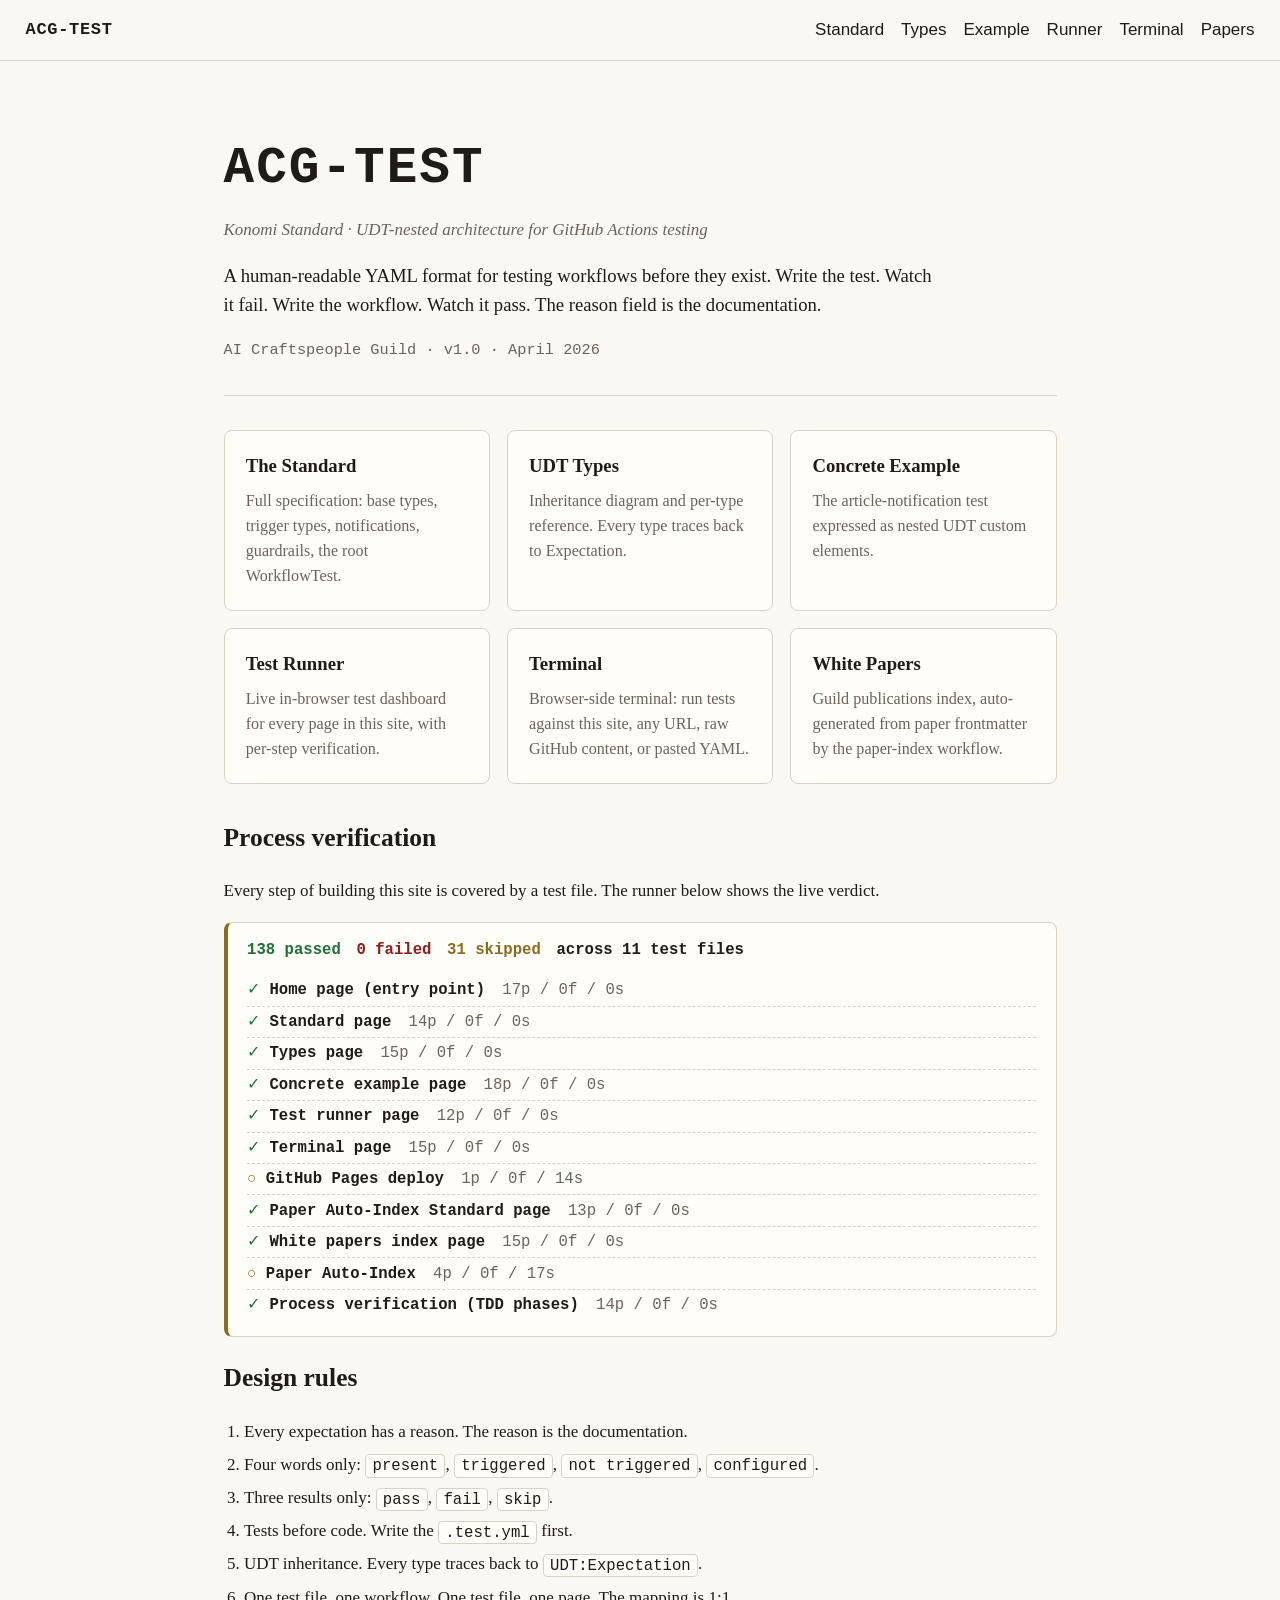
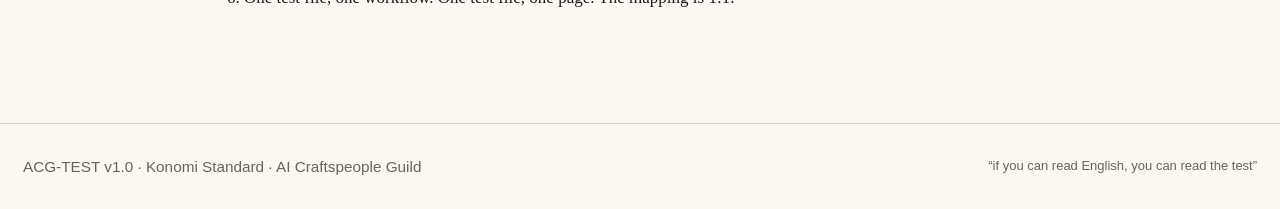
<file: index.html>
<!doctype html>
<html lang="en">
<head>
  <meta charset="utf-8">
  <meta name="viewport" content="width=device-width,initial-scale=1">
  <title>ACG-TEST · Workflow Testing Standard</title>
  <meta name="description" content="Human-readable YAML format for testing GitHub Actions workflows before they exist. Konomi Standard UDT-nested architecture.">
  <link rel="stylesheet" href="assets/style.css">
  <script type="module" src="assets/udt-elements.js"></script>
  <script type="module" src="assets/test-runner.js"></script>
</head>
<body data-page="index">
  <header class="site">
    <a class="brand" href="./index.html">ACG-TEST</a>
    <nav class="site-nav">
      <a href="./pages/standard.html">Standard</a>
      <a href="./pages/types.html">Types</a>
      <a href="./pages/example.html">Example</a>
      <a href="./pages/runner.html">Runner</a>
      <a href="./pages/terminal.html">Terminal</a>
      <a href="./white-papers.html">Papers</a>
    </nav>
  </header>

  <main>
    <section class="hero">
      <h1>ACG-TEST</h1>
      <p class="tagline">Konomi Standard · UDT-nested architecture for GitHub Actions testing</p>
      <p class="lede">
        A human-readable YAML format for testing workflows before they exist.
        Write the test. Watch it fail. Write the workflow. Watch it pass.
        The reason field is the documentation.
      </p>
      <p class="version">AI Craftspeople Guild · v1.0 · April 2026</p>
    </section>

    <section class="card-grid">
      <a class="card" href="./pages/standard.html">
        <h2>The Standard</h2>
        <p>Full specification: base types, trigger types, notifications, guardrails, the root WorkflowTest.</p>
      </a>
      <a class="card" href="./pages/types.html">
        <h2>UDT Types</h2>
        <p>Inheritance diagram and per-type reference. Every type traces back to Expectation.</p>
      </a>
      <a class="card" href="./pages/example.html">
        <h2>Concrete Example</h2>
        <p>The article-notification test expressed as nested UDT custom elements.</p>
      </a>
      <a class="card" href="./pages/runner.html">
        <h2>Test Runner</h2>
        <p>Live in-browser test dashboard for every page in this site, with per-step verification.</p>
      </a>
      <a class="card" href="./pages/terminal.html">
        <h2>Terminal</h2>
        <p>Browser-side terminal: run tests against this site, any URL, raw GitHub content, or pasted YAML.</p>
      </a>
      <a class="card" href="./white-papers.html">
        <h2>White Papers</h2>
        <p>Guild publications index, auto-generated from paper frontmatter by the paper-index workflow.</p>
      </a>
    </section>

    <section>
      <h2>Process verification</h2>
      <p>Every step of building this site is covered by a test file. The runner below shows the live verdict.</p>
      <div id="site-summary" class="summary" aria-live="polite">Loading test summary&hellip;</div>
    </section>

    <section>
      <h2>Design rules</h2>
      <ol class="rules">
        <li>Every expectation has a reason. The reason is the documentation.</li>
        <li>Four words only: <code>present</code>, <code>triggered</code>, <code>not triggered</code>, <code>configured</code>.</li>
        <li>Three results only: <code>pass</code>, <code>fail</code>, <code>skip</code>.</li>
        <li>Tests before code. Write the <code>.test.yml</code> first.</li>
        <li>UDT inheritance. Every type traces back to <code>UDT:Expectation</code>.</li>
        <li>One test file, one workflow. One test file, one page. The mapping is 1:1.</li>
      </ol>
    </section>
  </main>

  <footer class="site">
    <p>ACG-TEST v1.0 · Konomi Standard · AI Craftspeople Guild</p>
    <p class="quiet">&ldquo;if you can read English, you can read the test&rdquo;</p>
  </footer>
</body>
</html>
</file>
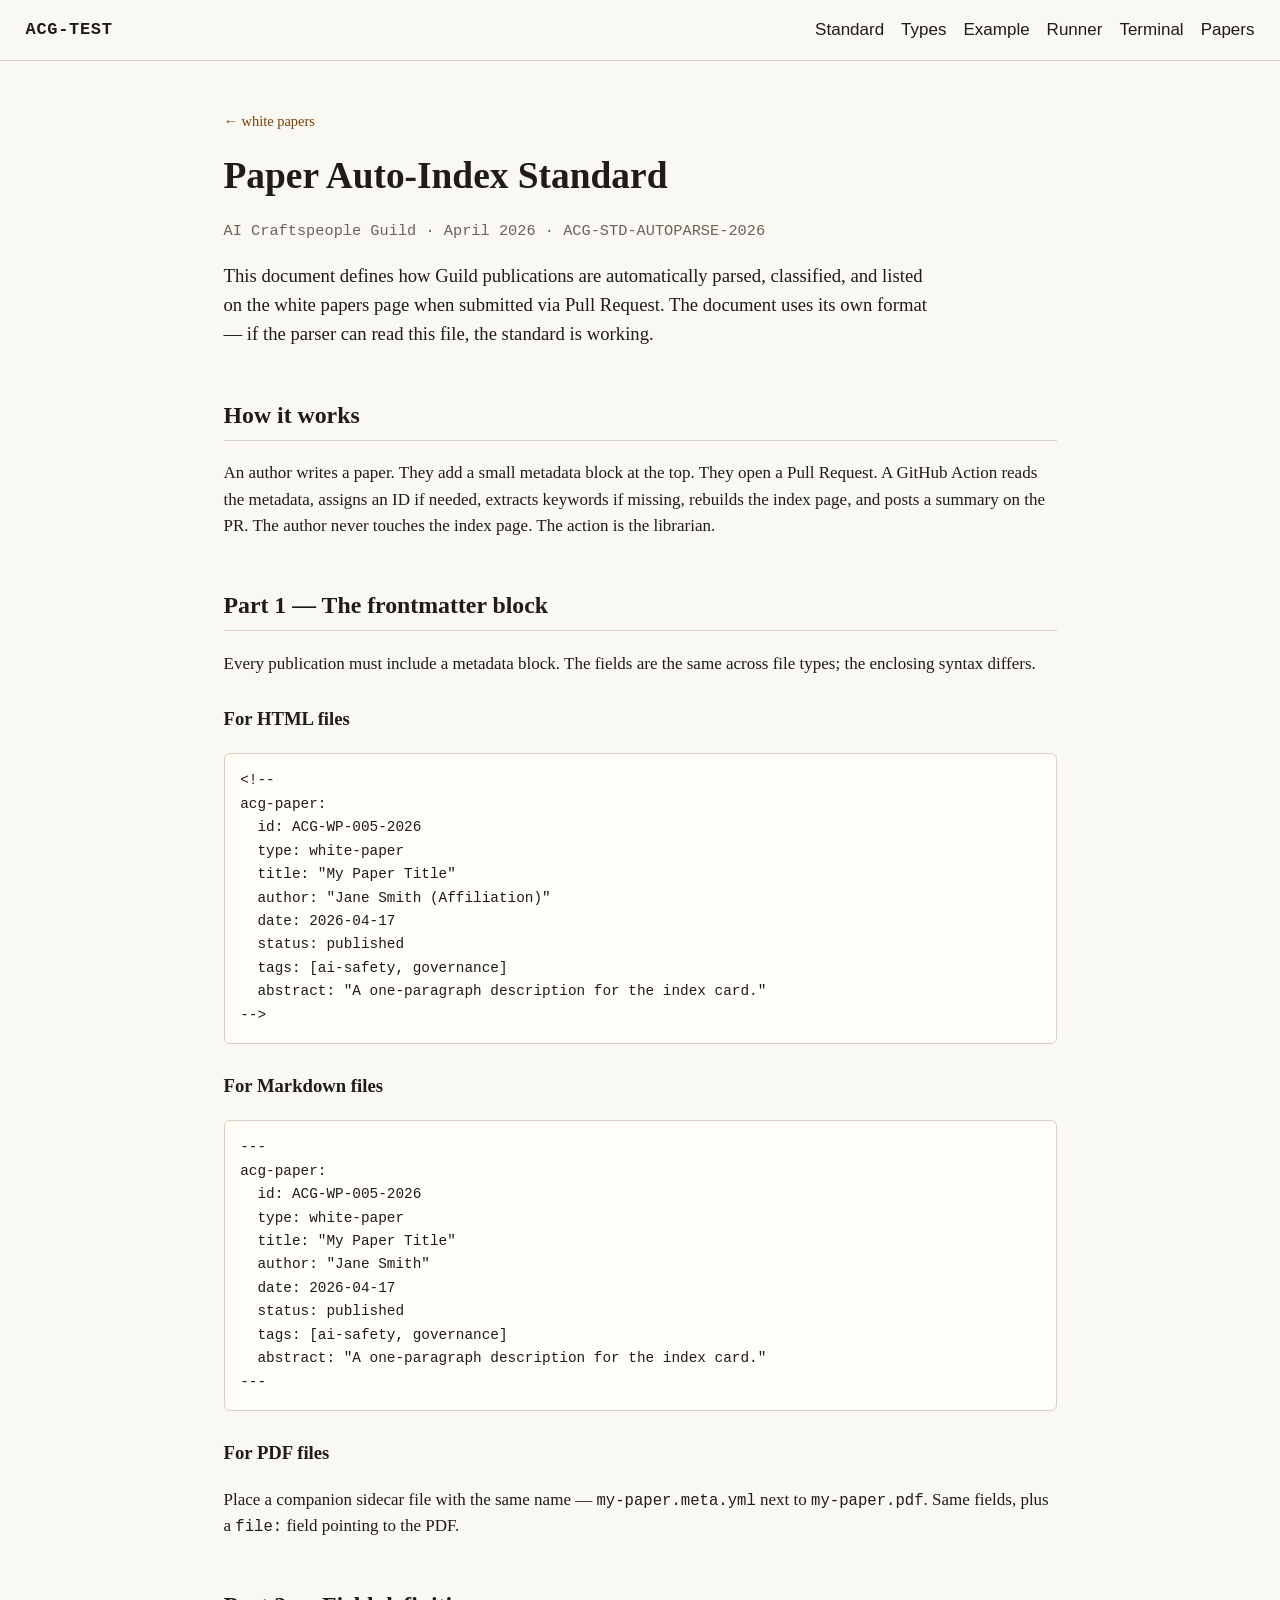
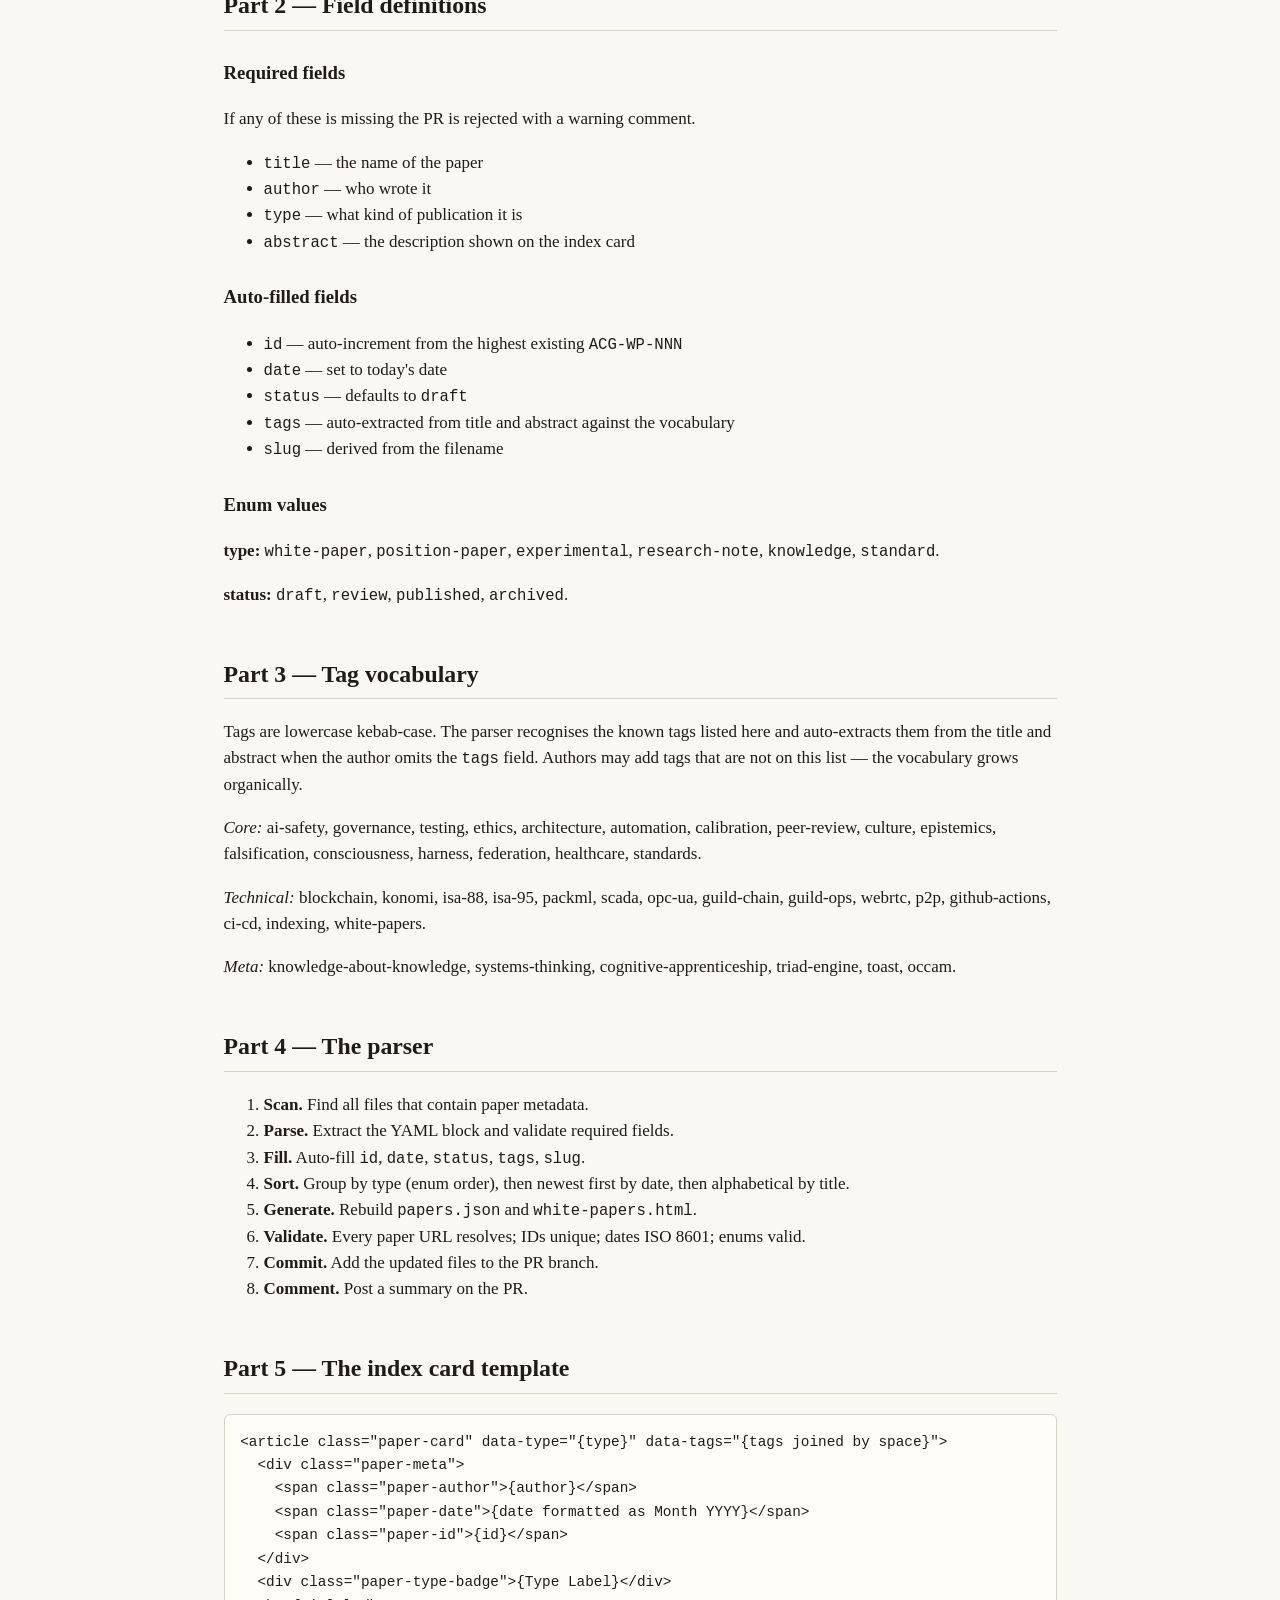
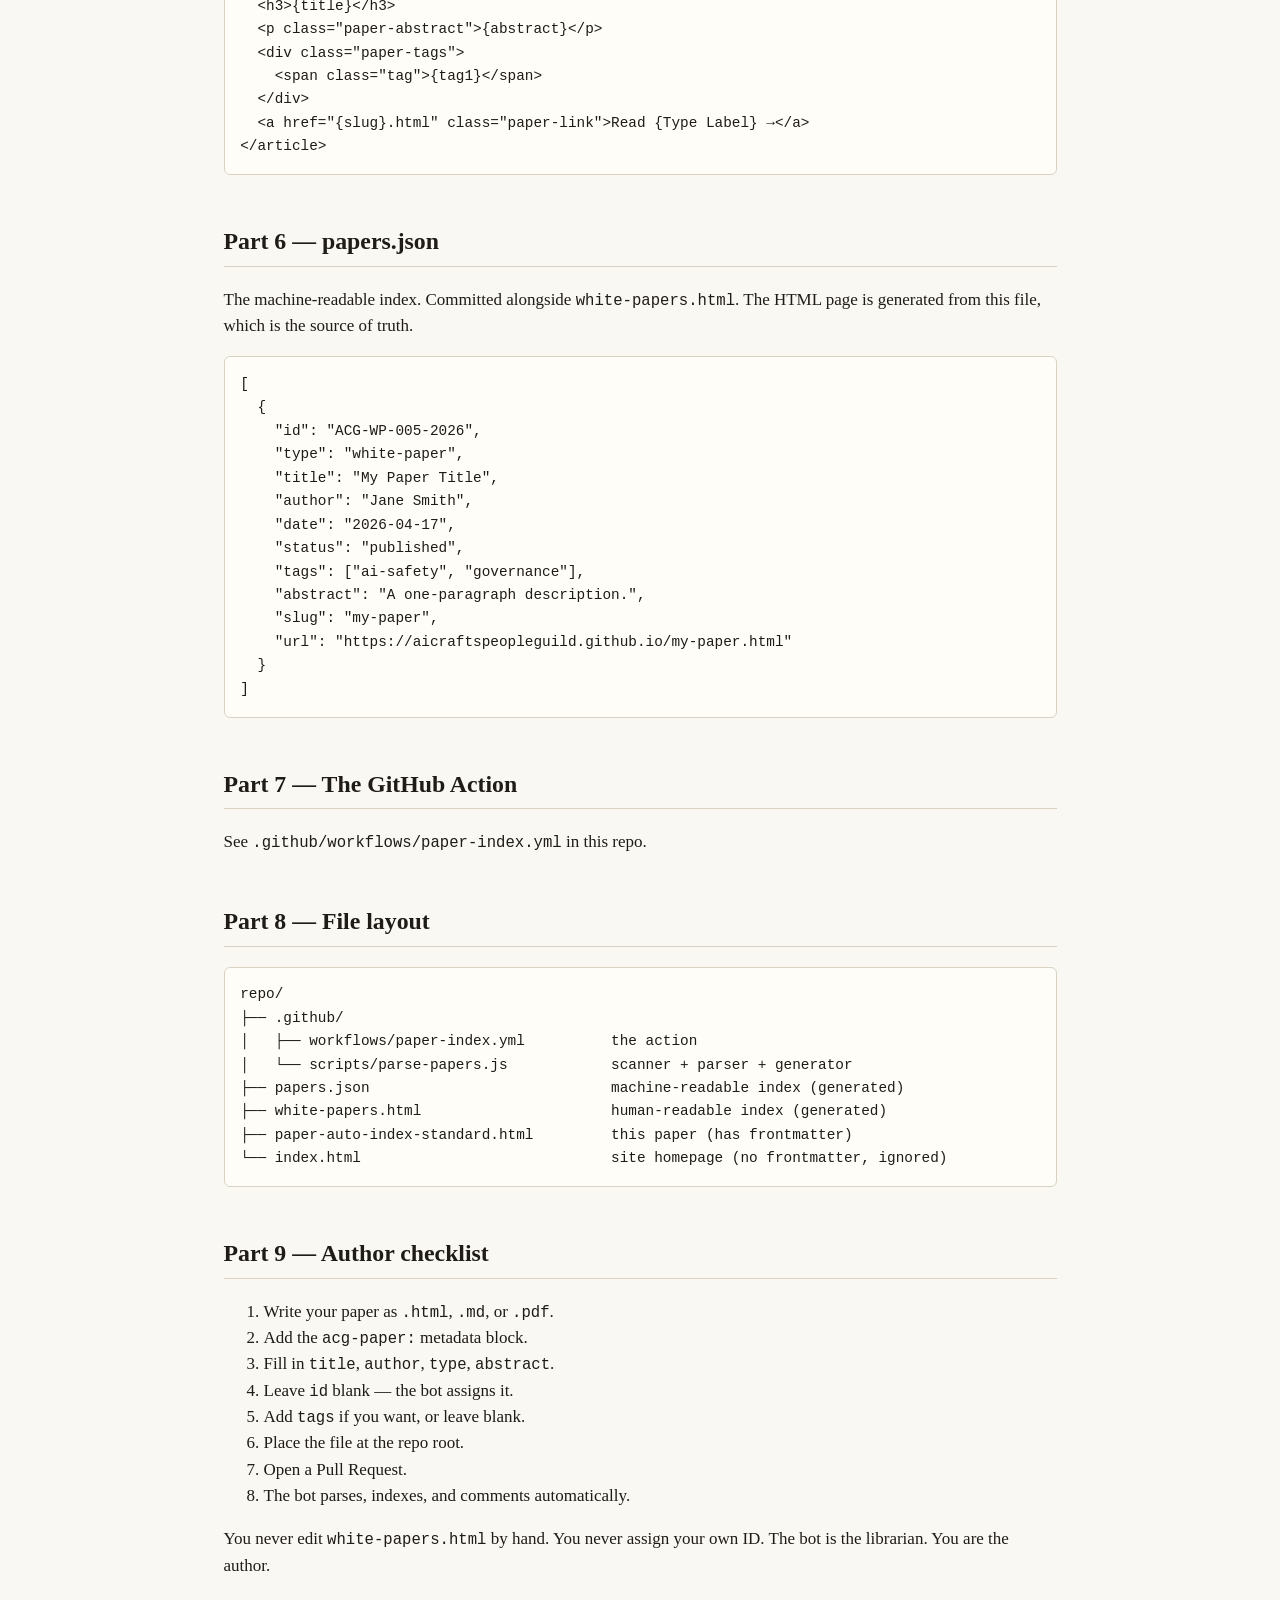
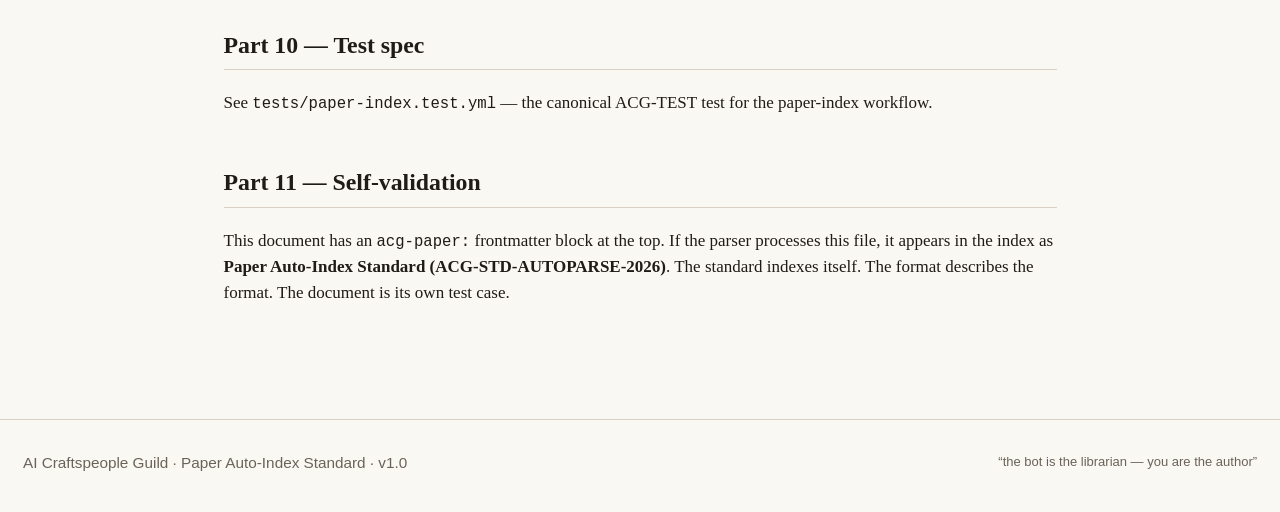
<file: paper-auto-index-standard.html>
<!--
acg-paper:
  id: ACG-STD-AUTOPARSE-2026
  type: standard
  title: "Paper Auto-Index Standard"
  author: "AI Craftspeople Guild"
  date: 2026-04-17
  status: published
  tags: [automation, github-actions, indexing, white-papers, standards]
  abstract: >
    Defines the frontmatter format, parser rules, and GitHub Action pipeline
    for automatically indexing Guild publications when submitted via Pull Request.
    This document uses its own frontmatter format, making it self-validating.
  slug: paper-auto-index-standard
-->
<!doctype html>
<html lang="en">
<head>
  <meta charset="utf-8">
  <meta name="viewport" content="width=device-width,initial-scale=1">
  <title>Paper Auto-Index Standard · ACG</title>
  <meta name="description" content="Defines the frontmatter format, parser rules, and GitHub Action pipeline for automatically indexing Guild publications.">
  <link rel="stylesheet" href="assets/style.css">
</head>
<body data-page="paper-auto-index-standard">
  <header class="site">
    <a class="brand" href="./index.html">ACG-TEST</a>
    <nav class="site-nav">
      <a href="./pages/standard.html">Standard</a>
      <a href="./pages/types.html">Types</a>
      <a href="./pages/example.html">Example</a>
      <a href="./pages/runner.html">Runner</a>
      <a href="./pages/terminal.html">Terminal</a>
      <a href="./white-papers.html">Papers</a>
    </nav>
  </header>

  <main class="prose">
    <p class="quiet"><a href="./white-papers.html">&larr; white papers</a></p>

    <h1>Paper Auto-Index Standard</h1>
    <p class="version">AI Craftspeople Guild &middot; April 2026 &middot; ACG-STD-AUTOPARSE-2026</p>

    <p class="lede">
      This document defines how Guild publications are automatically parsed,
      classified, and listed on the white papers page when submitted via Pull
      Request. The document uses its own format &mdash; if the parser can read
      this file, the standard is working.
    </p>

    <h2>How it works</h2>
    <p>
      An author writes a paper. They add a small metadata block at the top.
      They open a Pull Request. A GitHub Action reads the metadata, assigns
      an ID if needed, extracts keywords if missing, rebuilds the index page,
      and posts a summary on the PR. The author never touches the index page.
      The action is the librarian.
    </p>

    <h2 id="part-1">Part 1 &mdash; The frontmatter block</h2>
    <p>Every publication must include a metadata block. The fields are the same across file types; the enclosing syntax differs.</p>

    <h3>For HTML files</h3>
    <pre class="yaml"><code>&lt;!--
acg-paper:
  id: ACG-WP-005-2026
  type: white-paper
  title: "My Paper Title"
  author: "Jane Smith (Affiliation)"
  date: 2026-04-17
  status: published
  tags: [ai-safety, governance]
  abstract: "A one-paragraph description for the index card."
--&gt;</code></pre>

    <h3>For Markdown files</h3>
    <pre class="yaml"><code>---
acg-paper:
  id: ACG-WP-005-2026
  type: white-paper
  title: "My Paper Title"
  author: "Jane Smith"
  date: 2026-04-17
  status: published
  tags: [ai-safety, governance]
  abstract: "A one-paragraph description for the index card."
---</code></pre>

    <h3>For PDF files</h3>
    <p>Place a companion sidecar file with the same name &mdash; <code>my-paper.meta.yml</code> next to <code>my-paper.pdf</code>. Same fields, plus a <code>file:</code> field pointing to the PDF.</p>

    <h2 id="part-2">Part 2 &mdash; Field definitions</h2>

    <h3>Required fields</h3>
    <p>If any of these is missing the PR is rejected with a warning comment.</p>
    <ul>
      <li><code>title</code> &mdash; the name of the paper</li>
      <li><code>author</code> &mdash; who wrote it</li>
      <li><code>type</code> &mdash; what kind of publication it is</li>
      <li><code>abstract</code> &mdash; the description shown on the index card</li>
    </ul>

    <h3>Auto-filled fields</h3>
    <ul>
      <li><code>id</code> &mdash; auto-increment from the highest existing <code>ACG-WP-NNN</code></li>
      <li><code>date</code> &mdash; set to today's date</li>
      <li><code>status</code> &mdash; defaults to <code>draft</code></li>
      <li><code>tags</code> &mdash; auto-extracted from title and abstract against the vocabulary</li>
      <li><code>slug</code> &mdash; derived from the filename</li>
    </ul>

    <h3>Enum values</h3>
    <p><strong>type:</strong> <code>white-paper</code>, <code>position-paper</code>, <code>experimental</code>, <code>research-note</code>, <code>knowledge</code>, <code>standard</code>.</p>
    <p><strong>status:</strong> <code>draft</code>, <code>review</code>, <code>published</code>, <code>archived</code>.</p>

    <h2 id="part-3">Part 3 &mdash; Tag vocabulary</h2>
    <p>Tags are lowercase kebab-case. The parser recognises the known tags listed here and auto-extracts them from the title and abstract when the author omits the <code>tags</code> field. Authors may add tags that are not on this list &mdash; the vocabulary grows organically.</p>
    <p><em>Core:</em> ai-safety, governance, testing, ethics, architecture, automation, calibration, peer-review, culture, epistemics, falsification, consciousness, harness, federation, healthcare, standards.</p>
    <p><em>Technical:</em> blockchain, konomi, isa-88, isa-95, packml, scada, opc-ua, guild-chain, guild-ops, webrtc, p2p, github-actions, ci-cd, indexing, white-papers.</p>
    <p><em>Meta:</em> knowledge-about-knowledge, systems-thinking, cognitive-apprenticeship, triad-engine, toast, occam.</p>

    <h2 id="part-4">Part 4 &mdash; The parser</h2>
    <ol>
      <li><strong>Scan.</strong> Find all files that contain paper metadata.</li>
      <li><strong>Parse.</strong> Extract the YAML block and validate required fields.</li>
      <li><strong>Fill.</strong> Auto-fill <code>id</code>, <code>date</code>, <code>status</code>, <code>tags</code>, <code>slug</code>.</li>
      <li><strong>Sort.</strong> Group by type (enum order), then newest first by date, then alphabetical by title.</li>
      <li><strong>Generate.</strong> Rebuild <code>papers.json</code> and <code>white-papers.html</code>.</li>
      <li><strong>Validate.</strong> Every paper URL resolves; IDs unique; dates ISO 8601; enums valid.</li>
      <li><strong>Commit.</strong> Add the updated files to the PR branch.</li>
      <li><strong>Comment.</strong> Post a summary on the PR.</li>
    </ol>

    <h2 id="part-5">Part 5 &mdash; The index card template</h2>
    <pre><code>&lt;article class="paper-card" data-type="{type}" data-tags="{tags joined by space}"&gt;
  &lt;div class="paper-meta"&gt;
    &lt;span class="paper-author"&gt;{author}&lt;/span&gt;
    &lt;span class="paper-date"&gt;{date formatted as Month YYYY}&lt;/span&gt;
    &lt;span class="paper-id"&gt;{id}&lt;/span&gt;
  &lt;/div&gt;
  &lt;div class="paper-type-badge"&gt;{Type Label}&lt;/div&gt;
  &lt;h3&gt;{title}&lt;/h3&gt;
  &lt;p class="paper-abstract"&gt;{abstract}&lt;/p&gt;
  &lt;div class="paper-tags"&gt;
    &lt;span class="tag"&gt;{tag1}&lt;/span&gt;
  &lt;/div&gt;
  &lt;a href="{slug}.html" class="paper-link"&gt;Read {Type Label} &rarr;&lt;/a&gt;
&lt;/article&gt;</code></pre>

    <h2 id="part-6">Part 6 &mdash; papers.json</h2>
    <p>The machine-readable index. Committed alongside <code>white-papers.html</code>. The HTML page is generated from this file, which is the source of truth.</p>
    <pre class="yaml"><code>[
  {
    "id": "ACG-WP-005-2026",
    "type": "white-paper",
    "title": "My Paper Title",
    "author": "Jane Smith",
    "date": "2026-04-17",
    "status": "published",
    "tags": ["ai-safety", "governance"],
    "abstract": "A one-paragraph description.",
    "slug": "my-paper",
    "url": "https://aicraftspeopleguild.github.io/my-paper.html"
  }
]</code></pre>

    <h2 id="part-7">Part 7 &mdash; The GitHub Action</h2>
    <p>See <code>.github/workflows/paper-index.yml</code> in this repo.</p>

    <h2 id="part-8">Part 8 &mdash; File layout</h2>
    <pre class="tree"><code>repo/
├── .github/
│   ├── workflows/paper-index.yml          the action
│   └── scripts/parse-papers.js            scanner + parser + generator
├── papers.json                            machine-readable index (generated)
├── white-papers.html                      human-readable index (generated)
├── paper-auto-index-standard.html         this paper (has frontmatter)
└── index.html                             site homepage (no frontmatter, ignored)</code></pre>

    <h2 id="part-9">Part 9 &mdash; Author checklist</h2>
    <ol>
      <li>Write your paper as <code>.html</code>, <code>.md</code>, or <code>.pdf</code>.</li>
      <li>Add the <code>acg-paper:</code> metadata block.</li>
      <li>Fill in <code>title</code>, <code>author</code>, <code>type</code>, <code>abstract</code>.</li>
      <li>Leave <code>id</code> blank &mdash; the bot assigns it.</li>
      <li>Add <code>tags</code> if you want, or leave blank.</li>
      <li>Place the file at the repo root.</li>
      <li>Open a Pull Request.</li>
      <li>The bot parses, indexes, and comments automatically.</li>
    </ol>
    <p>You never edit <code>white-papers.html</code> by hand. You never assign your own ID. The bot is the librarian. You are the author.</p>

    <h2 id="part-10">Part 10 &mdash; Test spec</h2>
    <p>See <code>tests/paper-index.test.yml</code> &mdash; the canonical ACG-TEST test for the paper-index workflow.</p>

    <h2 id="part-11">Part 11 &mdash; Self-validation</h2>
    <p>
      This document has an <code>acg-paper:</code> frontmatter block at the
      top. If the parser processes this file, it appears in the index as
      <strong>Paper Auto-Index Standard (ACG-STD-AUTOPARSE-2026)</strong>.
      The standard indexes itself. The format describes the format. The
      document is its own test case.
    </p>
  </main>

  <footer class="site">
    <p>AI Craftspeople Guild &middot; Paper Auto-Index Standard &middot; v1.0</p>
    <p class="quiet">&ldquo;the bot is the librarian &mdash; you are the author&rdquo;</p>
  </footer>
</body>
</html>
</file>
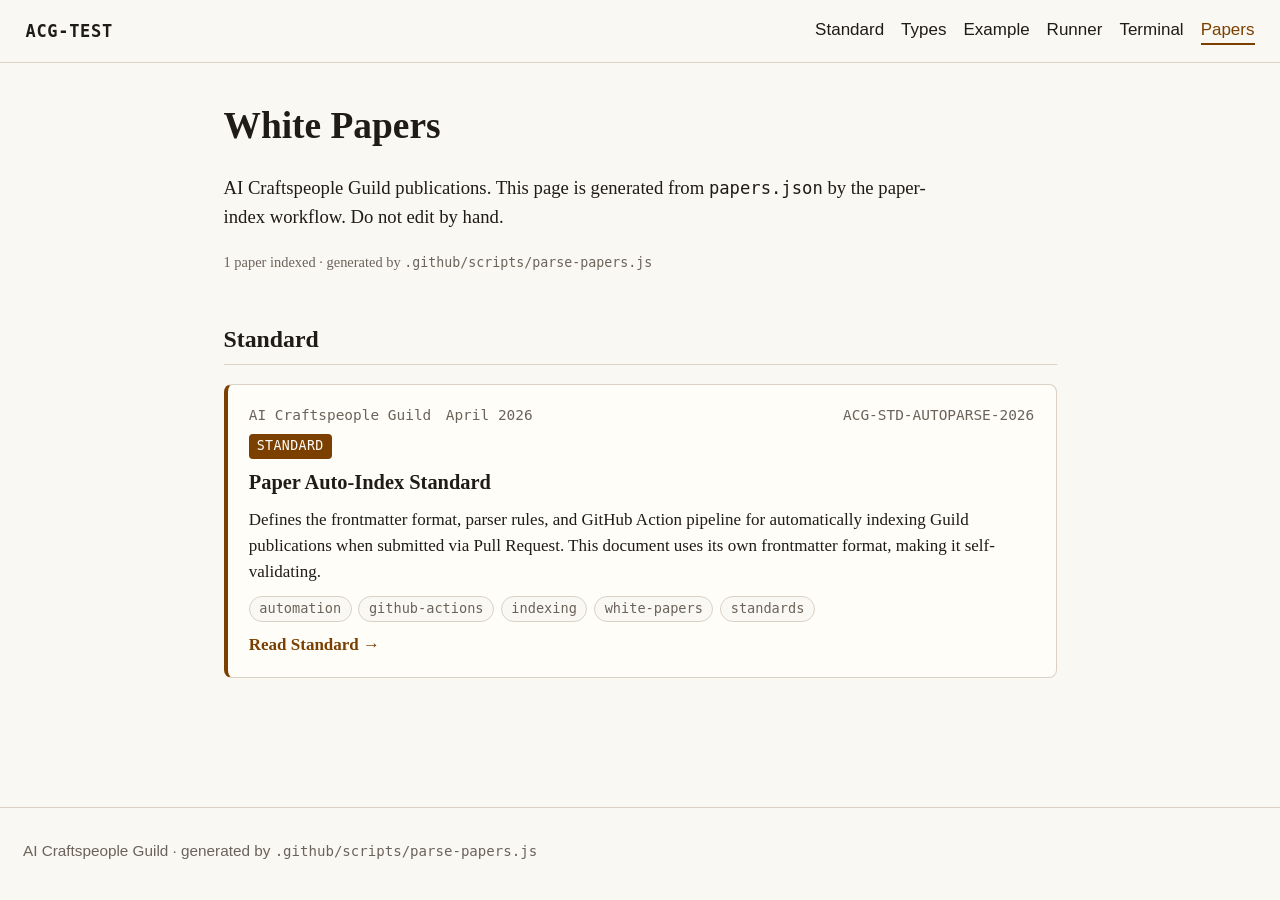
<file: white-papers.html>
<!doctype html>
<html lang="en">
<head>
  <meta charset="utf-8">
  <meta name="viewport" content="width=device-width,initial-scale=1">
  <title>White Papers &middot; ACG</title>
  <meta name="description" content="AI Craftspeople Guild publications, generated from paper frontmatter.">
  <link rel="stylesheet" href="assets/style.css">
</head>
<body data-page="white-papers">
  <header class="site">
    <a class="brand" href="./index.html">ACG-TEST</a>
    <nav class="site-nav">
      <a href="./pages/standard.html">Standard</a>
      <a href="./pages/types.html">Types</a>
      <a href="./pages/example.html">Example</a>
      <a href="./pages/runner.html">Runner</a>
      <a href="./pages/terminal.html">Terminal</a>
      <a href="./white-papers.html" aria-current="page">Papers</a>
    </nav>
  </header>

  <main class="prose">
    <h1>White Papers</h1>
    <p class="lede">
      AI Craftspeople Guild publications. This page is generated from
      <code>papers.json</code> by the paper-index workflow. Do not edit by hand.
    </p>
    <p class="quiet">1 paper indexed &middot; generated by <code>.github/scripts/parse-papers.js</code></p>

<section class="paper-section" data-section="standard">
  <h2>Standard</h2>
  <article class="paper-card" data-type="standard" data-tags="automation github-actions indexing white-papers standards">
    <div class="paper-meta">
      <span class="paper-author">AI Craftspeople Guild</span>
      <span class="paper-date">April 2026</span>
      <span class="paper-id">ACG-STD-AUTOPARSE-2026</span>
    </div>
    <div class="paper-type-badge">Standard</div>
    <h3>Paper Auto-Index Standard</h3>
    <p class="paper-abstract">Defines the frontmatter format, parser rules, and GitHub Action pipeline for automatically indexing Guild publications when submitted via Pull Request. This document uses its own frontmatter format, making it self-validating.</p>
    <div class="paper-tags">
      <span class="tag">automation</span>
      <span class="tag">github-actions</span>
      <span class="tag">indexing</span>
      <span class="tag">white-papers</span>
      <span class="tag">standards</span>
    </div>
    <a href="paper-auto-index-standard.html" class="paper-link">Read Standard &rarr;</a>
  </article>
</section>

  </main>

  <footer class="site">
    <p>AI Craftspeople Guild &middot; generated by <code>.github/scripts/parse-papers.js</code></p>
  </footer>
</body>
</html>
</file>
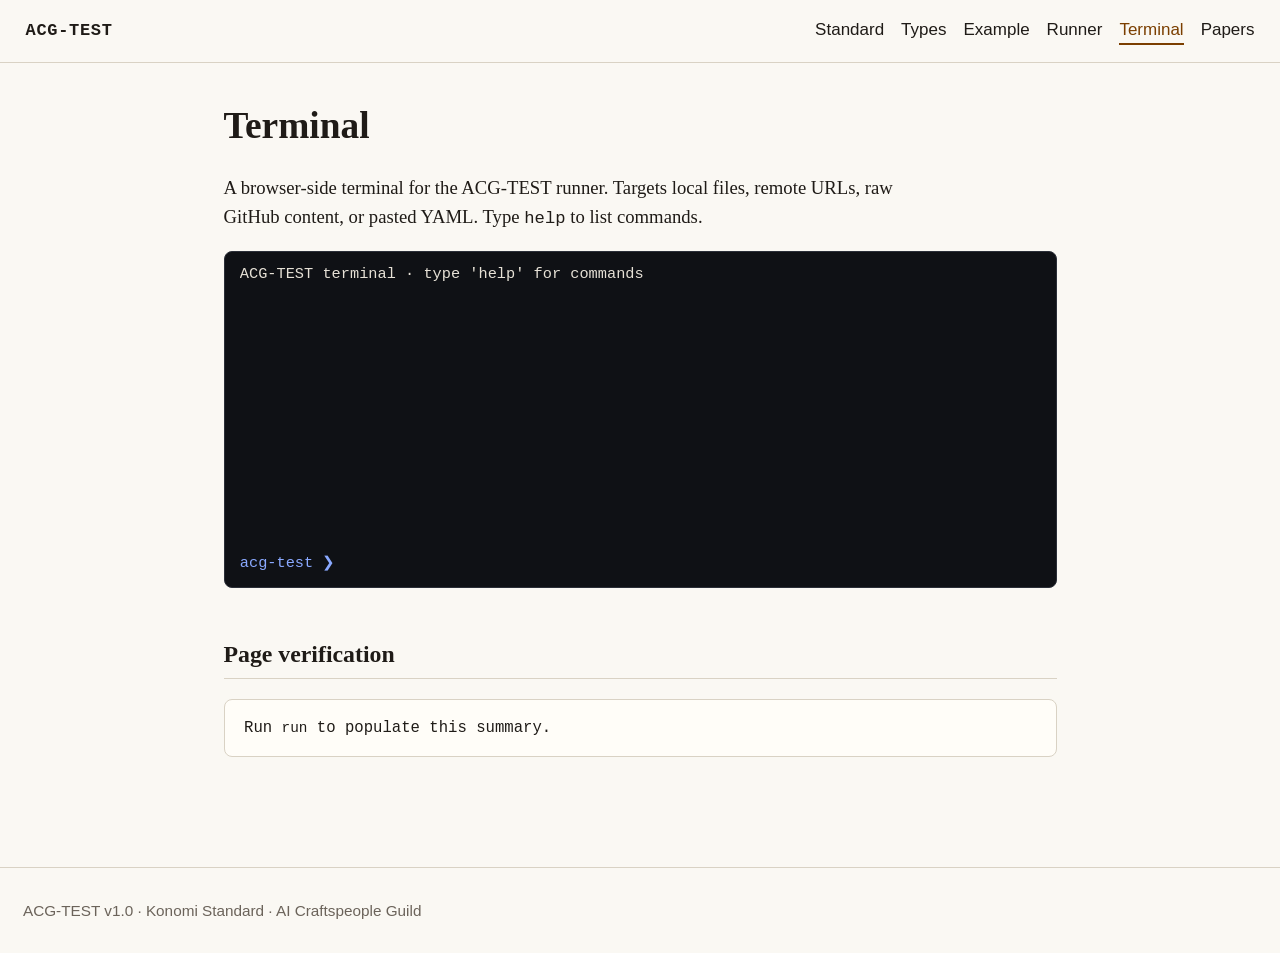
<file: pages/terminal.html>
<!doctype html>
<html lang="en">
<head>
  <meta charset="utf-8">
  <meta name="viewport" content="width=device-width,initial-scale=1">
  <title>Terminal · ACG-TEST</title>
  <link rel="stylesheet" href="../assets/style.css">
  <script type="module" src="../assets/udt-elements.js"></script>
  <script type="module" src="../assets/terminal.js"></script>
</head>
<body data-page="terminal">
  <header class="site">
    <a class="brand" href="../index.html">ACG-TEST</a>
    <nav class="site-nav">
      <a href="./standard.html">Standard</a>
      <a href="./types.html">Types</a>
      <a href="./example.html">Example</a>
      <a href="./runner.html">Runner</a>
      <a href="./terminal.html" aria-current="page">Terminal</a>
      <a href="../white-papers.html">Papers</a>
    </nav>
  </header>

  <main class="prose">
    <h1>Terminal</h1>
    <p class="lede">
      A browser-side terminal for the ACG-TEST runner. Targets local files,
      remote URLs, raw GitHub content, or pasted YAML. Type <code>help</code>
      to list commands.
    </p>

    <section id="terminal" class="terminal" aria-label="ACG-TEST terminal">
      <pre id="term-output" class="term-output" aria-live="polite"></pre>
      <form id="term-form" class="term-form" autocomplete="off">
        <label for="term-input" class="term-prompt">acg-test &#10095;</label>
        <input id="term-input" class="term-input" type="text"
               autocomplete="off" autocapitalize="off" spellcheck="false"
               aria-label="terminal command input">
      </form>
    </section>

    <dialog id="paste-dialog">
      <form method="dialog" id="paste-form">
        <h2>Paste a .test.yml</h2>
        <p class="quiet">Paste any ACG-TEST YAML below. The runner will parse and execute it as if it were loaded from the current site.</p>
        <textarea id="paste-area" rows="18" spellcheck="false"
                  placeholder="test: ...&#10;target: ...&#10;exists:&#10;  expect: present&#10;  reason: ..."></textarea>
        <div class="dialog-actions">
          <button value="cancel">Cancel</button>
          <button value="run" id="paste-run">Run</button>
        </div>
      </form>
    </dialog>

    <h2>Page verification</h2>
    <div id="site-summary" class="summary" data-scope="terminal">Run <code>run</code> to populate this summary.</div>
  </main>

  <footer class="site">
    <p>ACG-TEST v1.0 · Konomi Standard · AI Craftspeople Guild</p>
  </footer>
</body>
</html>
</file>
<file: assets/style.css>
:root {
  --bg: #faf8f3;
  --ink: #1f1b17;
  --dim: #6b635a;
  --line: #d9d2c4;
  --accent: #7b3f00;
  --good: #1f6f3a;
  --bad: #8a1f1f;
  --skip: #8a6d1f;
  --card: #fffdf8;
  --mono: ui-monospace, SFMono-Regular, Menlo, Consolas, monospace;
  --serif: Iowan Old Style, Palatino, Georgia, serif;
  --sans: -apple-system, BlinkMacSystemFont, Segoe UI, Roboto, sans-serif;
}

* { box-sizing: border-box; }

html, body {
  margin: 0;
  padding: 0;
  background: var(--bg);
  color: var(--ink);
  font-family: var(--serif);
  font-size: 17px;
  line-height: 1.55;
}

a { color: var(--accent); text-decoration: none; }
a:hover { text-decoration: underline; }

code, pre { font-family: var(--mono); font-size: 0.92em; }
pre {
  background: var(--card);
  border: 1px solid var(--line);
  border-radius: 6px;
  padding: 1em;
  overflow-x: auto;
  line-height: 1.5;
}
pre.tree { white-space: pre; }

header.site, footer.site {
  border-bottom: 1px solid var(--line);
  padding: 1em 1.5em;
  display: flex;
  align-items: center;
  justify-content: space-between;
  gap: 1em;
  flex-wrap: wrap;
  font-family: var(--sans);
}
footer.site {
  border-top: 1px solid var(--line);
  border-bottom: 0;
  margin-top: 4em;
  font-size: 0.9em;
  color: var(--dim);
}
.brand {
  font-weight: 700;
  letter-spacing: 0.04em;
  font-family: var(--mono);
  color: var(--ink);
}
.site-nav { display: flex; gap: 1em; flex-wrap: wrap; }
.site-nav a { color: var(--ink); }
.site-nav a[aria-current="page"] { color: var(--accent); border-bottom: 2px solid var(--accent); }

main {
  max-width: 52em;
  margin: 0 auto;
  padding: 2em 1.5em;
}
main.prose h1 { font-size: 2.2em; margin: 0 0 0.3em; }
main.prose h2 { margin-top: 2em; font-size: 1.4em; border-bottom: 1px solid var(--line); padding-bottom: 0.25em; }
main.prose h3 { margin-top: 1.5em; font-size: 1.1em; }

.hero { padding: 2em 0 1em; border-bottom: 1px solid var(--line); margin-bottom: 2em; }
.hero h1 { font-size: 3em; margin: 0; letter-spacing: 0.04em; font-family: var(--mono); }
.tagline { font-style: italic; color: var(--dim); margin: 0.5em 0 1em; }
.lede { font-size: 1.1em; max-width: 38em; }
.version { color: var(--dim); font-size: 0.9em; margin-top: 1em; font-family: var(--mono); }

.card-grid {
  display: grid;
  grid-template-columns: repeat(auto-fit, minmax(15em, 1fr));
  gap: 1em;
  margin: 2em 0;
}
.card {
  display: block;
  padding: 1.25em;
  background: var(--card);
  border: 1px solid var(--line);
  border-radius: 8px;
  color: var(--ink);
}
.card:hover { border-color: var(--accent); text-decoration: none; }
.card h2 { margin: 0 0 0.4em; font-size: 1.1em; }
.card p { margin: 0; color: var(--dim); font-size: 0.95em; }

.rules { padding-left: 1.2em; }
.rules li { margin-bottom: 0.4em; }
.rules code { background: var(--card); padding: 0.1em 0.4em; border-radius: 4px; border: 1px solid var(--line); }

.quiet { color: var(--dim); font-size: 0.85em; }

/* UDT custom elements */
udt-workflowtest {
  display: block;
  border: 2px solid var(--accent);
  border-radius: 8px;
  padding: 1.25em;
  background: var(--card);
  margin: 1em 0;
}
udt-workflowtest::before {
  content: "UDT:WorkflowTest · " attr(test);
  display: block;
  font-family: var(--mono);
  font-size: 0.85em;
  color: var(--accent);
  margin-bottom: 0.5em;
  font-weight: 700;
}

udt-expectation,
udt-eventtrigger,
udt-pathwatch,
udt-guardrail,
udt-secret,
udt-notification,
udt-field {
  display: block;
  border-left: 3px solid var(--line);
  padding: 0.5em 0.75em;
  margin: 0.5em 0;
  background: var(--bg);
  border-radius: 0 4px 4px 0;
  font-family: var(--mono);
  font-size: 0.9em;
}

udt-expectation[data-ok="true"],
udt-eventtrigger[data-ok="true"],
udt-pathwatch[data-ok="true"],
udt-guardrail[data-ok="true"],
udt-secret[data-ok="true"],
udt-field[data-ok="true"] { border-left-color: var(--good); }
udt-expectation[data-ok="false"],
udt-eventtrigger[data-ok="false"],
udt-pathwatch[data-ok="false"],
udt-guardrail[data-ok="false"],
udt-secret[data-ok="false"],
udt-field[data-ok="false"] { border-left-color: var(--bad); }

.type-card {
  border: 1px solid var(--line);
  border-radius: 8px;
  padding: 1em 1.25em;
  margin: 1.5em 0;
  background: var(--card);
}
.type-card > header { border: 0; padding: 0; margin-bottom: 0.5em; display: block; }
.type-card > header h2 { margin: 0; border: 0; padding: 0; }
.type-card .kind { color: var(--dim); font-family: var(--mono); font-size: 0.85em; margin: 0.2em 0 0.8em; }

/* Summary / runner output */
.summary {
  border: 1px solid var(--line);
  border-radius: 8px;
  background: var(--card);
  padding: 1em 1.25em;
  margin: 1em 0;
  font-family: var(--mono);
  font-size: 0.92em;
}
.summary.verdict-green { border-left: 4px solid var(--good); }
.summary.verdict-red { border-left: 4px solid var(--bad); }
.summary.verdict-yellow { border-left: 4px solid var(--skip); }

.summary .totals { display: flex; gap: 1em; margin-bottom: 0.8em; font-weight: 700; }
.summary .totals .p { color: var(--good); }
.summary .totals .f { color: var(--bad); }
.summary .totals .s { color: var(--skip); }

.summary ul { list-style: none; padding: 0; margin: 0; }
.summary li { padding: 0.2em 0; border-top: 1px dashed var(--line); }
.summary li:first-child { border-top: 0; }
.summary .pass::before { content: "\2713  "; color: var(--good); }
.summary .fail::before { content: "\2717  "; color: var(--bad); }
.summary .skip::before { content: "\25CB  "; color: var(--skip); }

.summary .reason { color: var(--dim); margin-left: 0.5em; }

.process { list-style: none; padding: 0; counter-reset: s; }
.process li { padding: 0.4em 0; border-bottom: 1px dashed var(--line); counter-increment: s; font-family: var(--mono); font-size: 0.92em; }
.process li::before { content: counter(s) ". "; color: var(--dim); }
.process .r { float: right; color: var(--dim); }
.process .r.pass { color: var(--good); }
.process .r.fail { color: var(--bad); }
.process .r.skip { color: var(--skip); }

#test-list details { margin: 0.5em 0; border: 1px solid var(--line); border-radius: 6px; background: var(--card); }
#test-list summary { padding: 0.6em 0.9em; cursor: pointer; font-family: var(--mono); font-size: 0.92em; }
#test-list summary .badge { float: right; font-weight: 700; }
#test-list .badge.pass { color: var(--good); }
#test-list .badge.fail { color: var(--bad); }
#test-list .badge.skip { color: var(--skip); }
#test-list .body { padding: 0 1em 0.8em; }

/* Terminal */
.terminal {
  background: #0f1115;
  color: #e6e1d6;
  border: 1px solid #2b2f38;
  border-radius: 8px;
  padding: 0.75em 1em;
  font-family: var(--mono);
  font-size: 0.9em;
  display: flex;
  flex-direction: column;
  min-height: 22em;
}
.term-output {
  flex: 1;
  margin: 0 0 0.6em;
  padding: 0;
  background: transparent;
  border: 0;
  color: inherit;
  white-space: pre-wrap;
  overflow-y: auto;
  max-height: 28em;
  font-family: inherit;
  font-size: inherit;
  line-height: 1.4;
}
.term-form { display: flex; gap: 0.5em; align-items: baseline; }
.term-prompt { color: #8aa9ff; flex: 0 0 auto; }
.term-input {
  flex: 1;
  background: transparent;
  border: 0;
  outline: none;
  color: inherit;
  font-family: inherit;
  font-size: inherit;
  caret-color: #e6e1d6;
}
.t-pass { color: #6fd97f; }
.t-fail { color: #ff7a7a; }
.t-skip { color: #f0c674; }
.t-info { color: #8aa9ff; }
.t-echo { color: #b9b3a4; }

dialog#paste-dialog {
  border: 1px solid var(--line);
  border-radius: 8px;
  background: var(--card);
  padding: 1.25em;
  width: min(40em, 92vw);
  font-family: var(--sans);
}
dialog#paste-dialog::backdrop { background: rgba(31, 27, 23, 0.5); }
dialog#paste-dialog h2 { margin: 0 0 0.4em; font-size: 1.1em; }
dialog#paste-dialog textarea {
  width: 100%;
  font-family: var(--mono);
  font-size: 0.9em;
  padding: 0.6em;
  border: 1px solid var(--line);
  border-radius: 6px;
  background: var(--bg);
  color: var(--ink);
}
.dialog-actions { display: flex; justify-content: flex-end; gap: 0.6em; margin-top: 0.8em; }
.dialog-actions button {
  font-family: var(--sans);
  font-size: 0.95em;
  padding: 0.4em 1em;
  border: 1px solid var(--line);
  background: var(--card);
  border-radius: 6px;
  cursor: pointer;
}
#paste-run { background: var(--accent); color: #fff; border-color: var(--accent); }

/* Paper cards */
.paper-section { margin: 2em 0; }
.paper-section h2 {
  border-bottom: 1px solid var(--line);
  padding-bottom: 0.2em;
  margin-top: 1.5em;
}
article.paper-card {
  display: block;
  background: var(--card);
  border: 1px solid var(--line);
  border-left: 4px solid var(--accent);
  border-radius: 8px;
  padding: 1.1em 1.25em;
  margin: 1em 0;
}
article.paper-card .paper-meta {
  display: flex;
  gap: 1em;
  flex-wrap: wrap;
  color: var(--dim);
  font-size: 0.85em;
  font-family: var(--mono);
  margin-bottom: 0.4em;
}
article.paper-card .paper-id { margin-left: auto; }
article.paper-card .paper-type-badge {
  display: inline-block;
  background: var(--accent);
  color: #fff;
  padding: 0.15em 0.6em;
  border-radius: 4px;
  font-size: 0.78em;
  font-family: var(--mono);
  letter-spacing: 0.03em;
  text-transform: uppercase;
  margin-bottom: 0.3em;
}
article.paper-card .paper-status-badge {
  display: inline-block;
  background: var(--skip);
  color: #fff;
  padding: 0.15em 0.6em;
  border-radius: 4px;
  font-size: 0.78em;
  font-family: var(--mono);
  margin-left: 0.4em;
  text-transform: uppercase;
  letter-spacing: 0.03em;
}
article.paper-card h3 { margin: 0.2em 0 0.4em; font-size: 1.2em; }
article.paper-card .paper-abstract { margin: 0 0 0.6em; color: var(--ink); }
article.paper-card .paper-tags { display: flex; gap: 0.4em; flex-wrap: wrap; margin-bottom: 0.6em; }
article.paper-card .paper-tags .tag {
  background: var(--bg);
  border: 1px solid var(--line);
  border-radius: 999px;
  padding: 0.1em 0.7em;
  font-size: 0.8em;
  font-family: var(--mono);
  color: var(--dim);
}
article.paper-card .paper-link { font-weight: 700; }
</file>
